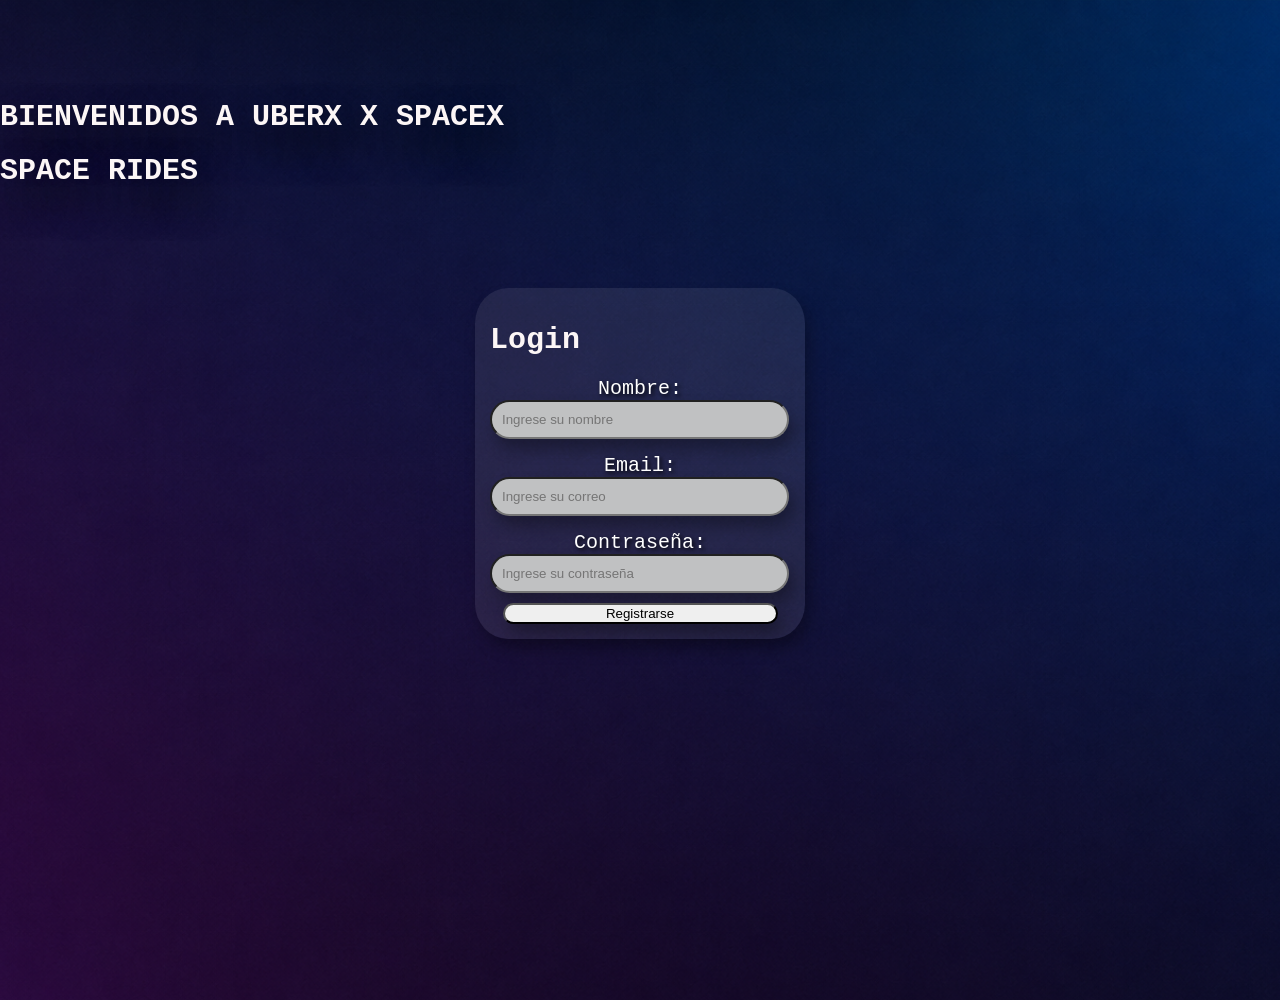
<file: htmls/index.html>
<!DOCTYPE html>
<html lang="es">
<head>
    <meta charset="UTF-8">
    <meta name="viewport" content="width=device-width, initial-scale=1.0">
    <title>UberX SpaceX Space Rides</title>
     <link rel="stylesheet" href="/csss/app.css">
    <link rel="icon" href="img/logotipo.png">
</head>
<body class="fondops2">
    <div class="loader">
        <img src="../img/loading.jpeg" alt="Pantalla de carga">
    </div>
    <div class="bienvenido">
        <h1>BIENVENIDOS A UBERX X SPACEX</h1>
        <h1>SPACE RIDES</h1>
    </div>
    <div class="Inicio">
        <h1>Login</h1>
        <label for="nombre">Nombre:</label>
        <input class="nombre" type="text" placeholder="Ingrese su nombre">
        <label for="email">Email:</label>
        <input class="correo" type="email" placeholder="Ingrese su correo">
        <label for="contraseña">Contraseña:</label>
        <input class="contraseña" type="text" placeholder="Ingrese su contraseña">
        <a href="/htmls/home.html"><button class="boton">Registrarse</button></a>
    </div>
</body>
</html>
</file>
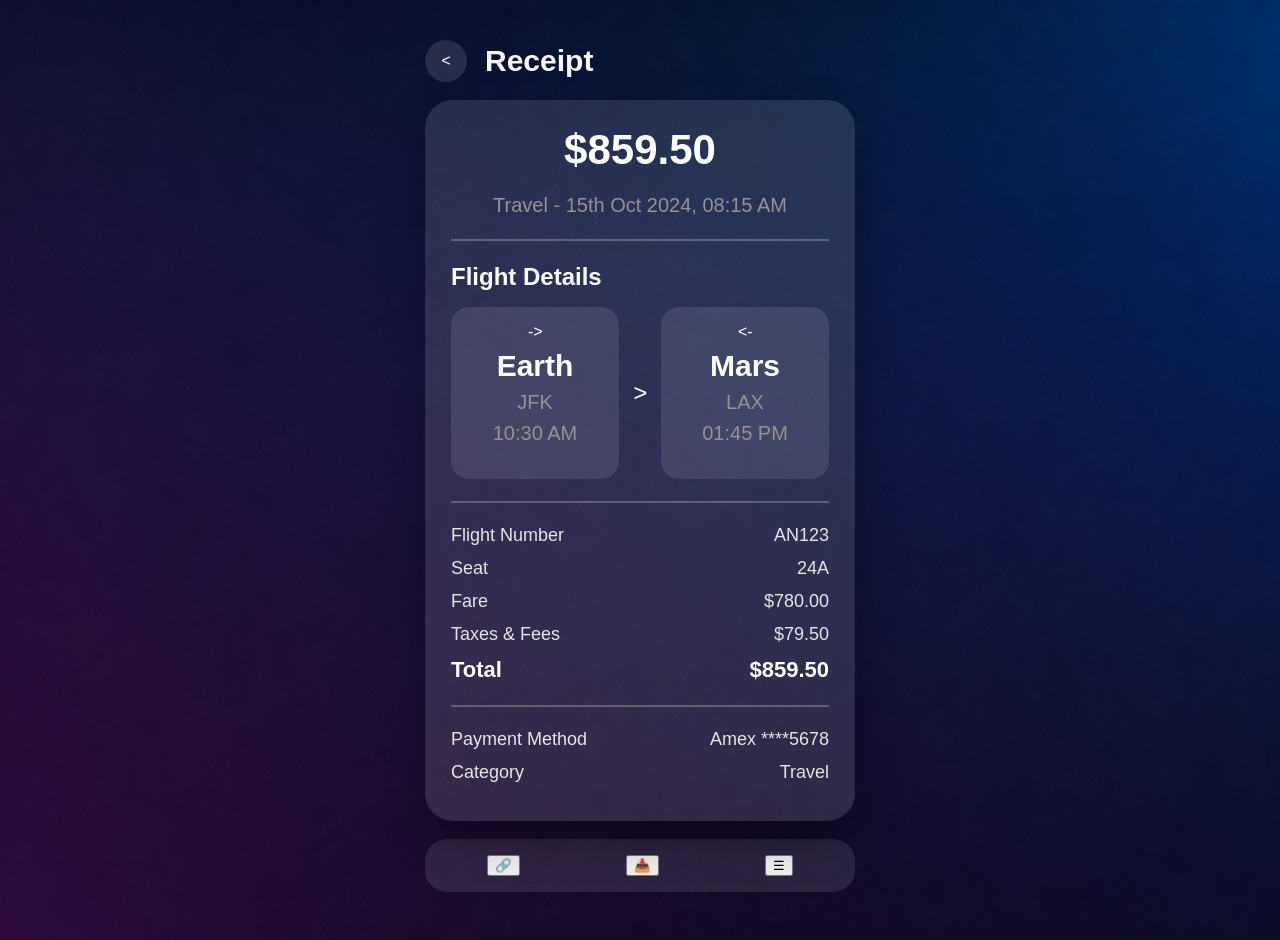
<file: htmls/receipt.html>
<!DOCTYPE html>
<html lang="es">
<head>
    <meta charset="UTF-8">
    <meta name="viewport" content="width=device-width, initial-scale=1.0">
    <title>UberX SpaceX Space Rides</title>
    <link rel="stylesheet" href="/csss/app.css">
    <link rel="icon" href="img/logotipo.png">
</head>

<body class="fondops2">

    <!-- Pantalla de carga -->
    <div class="loader">
        <img src="../img/loading.jpeg" alt="Pantalla de carga">
    </div>

    <div class="contenido">

        <div class="receipt">

            <!-- Encabezado -->
            <div class="receipt-header">

                <a href="payment-methods.html" class="receipt-back">
                    <i class="fa-solid fa-arrow-left"></i>
                </a>

                <h1 class="receipt-title">Receipt</h1>

            </div>

            <!-- Tarjeta -->
            <div class="receipt-card">

                <h2 class="receipt-price">$859.50</h2>

                <p class="receipt-date">
                    Travel - 15th Oct 2024, 08:15 AM
                </p>

                <hr>

                <h3 class="receipt-subtitle">Flight Details</h3>

                <div class="receipt-flight">

                    <div class="flight-box">

                        <i class="fa-solid fa-plane-departure"></i>

                        <h4>Earth</h4>

                        <p>JFK</p>

                        <p>10:30 AM</p>

                    </div>

                    <div class="flight-center">

                        <i class="fa-solid fa-arrow-right"></i>

                    </div>

                    <div class="flight-box">

                        <i class="fa-solid fa-plane-arrival"></i>

                        <h4>Mars</h4>

                        <p>LAX</p>

                        <p>01:45 PM</p>

                    </div>

                </div>

                <hr>

                <div class="receipt-row">
                    <span>Flight Number</span>
                    <span>AN123</span>
                </div>

                <div class="receipt-row">
                    <span>Seat</span>
                    <span>24A</span>
                </div>

                <div class="receipt-row">
                    <span>Fare</span>
                    <span>$780.00</span>
                </div>

                <div class="receipt-row">
                    <span>Taxes & Fees</span>
                    <span>$79.50</span>
                </div>

                <div class="receipt-row total">
                    <span>Total</span>
                    <span>$859.50</span>
                </div>

                <hr>

                <div class="receipt-row">
                    <span>Payment Method</span>
                    <span>Amex ****5678</span>
                </div>

                <div class="receipt-row">
                    <span>Category</span>
                    <span>Travel</span>
                </div>

            </div>

            <!-- Footer -->

            <div class="receipt-footer">

                <div class="receipt-item">

                    <i class="fa-solid fa-share-nodes"></i>

                    <a href="../img/factura.pdf" target="_blank"><button>🔗</button></a>

                </div>

                <div class="receipt-item">

                    <i class="fa-solid fa-download"></i>

                    <a href="../img/" download>
                        <button>📥</button>
                    </a>

                </div>

                <div class="receipt-item">

                    <i class="fa-solid fa-tag"></i>

                    <a href="travel.html">
                        <button>☰</button>
                    </a>

                </div>

            </div>

        </div>

    </div>

</body>

</html>
</file>
<file: csss/app.css>
@media screen and (min-width: 1024px) {
    .fondo {
        background: rgb(0, 22, 33);
        background-size: cover;
        background-repeat: no-repeat;
    }

    .fondoestrellas {
        background-image: url('../img/fondoestrellas.jpeg');
        background-size: cover;
        background-repeat: no-repeat;
    }

    .fondops2 {
        background-image: url('../img/fondops2.png');
        background-size: cover;
        background-repeat: no-repeat;
    }

}

.Inicio {
    color: white;
    text-align: center;
}

.planeta-item {
    display: flex;
    align-items: center;
    /* Alinea los elementos verticalmente al centro */
    gap: 25px;
    list-style: none;
}

h1 {
    color: rgb(252, 246, 246);
    text-align: start;
    font-size: 30px;
    justify-content: flex-start;
    align-items: center;

}

h2 {
    font-size: 30px;
    color: white;
}

h3 {
    font-size: 35px;
    color: white;
}

p {
    color: rgb(151, 146, 146);
    text-align: start;
    font-size: 20px;
    justify-content: flex-start;
    align-items: center;
}

.header {
    display: flex;
    align-items: center;
    gap: 10px;
}

.avatar {
    width: 100px;
    height: 100px;
    border-radius: 50%;
    object-fit: cover;
}

.nombreavatar {
    font-size: 40px;
    color: white
}

.card {
    width: 850px;
    height: 300px;

    background: rgba(255, 255, 255, 0.08);
    border-radius: 20px;

    display: flex;
    justify-content: space-between;
    align-items: center;

    padding: 15px;
    margin: 20px auto;
}

.card-text h3 {
    color: white;
    margin-bottom: 10px;
}

.card-text p {
    color: #cfcfcf;
}

.astronautaa {
    width: 450px;
    height: 400px;
}

.viajar-contenedor {
    display: flex;
    justify-content: center;
    /* centra horizontalmente */
    align-items: center;
    /* centra verticalmente */
    gap: 100px;
    background: transparent;
    padding: 15px;
    margin: auto;
    border-radius: 20px;
    width: 500px;
}

.viajar-boton,
.boton-desplegable {
    display: inline-flex;
    align-items: center;
    justify-content: center;
    gap: 18px;
    min-width: 95px;
    min-height: 46px;
    padding: 0 18px;
    color: white;
    text-decoration: none;
    font-family: Arial, Helvetica, sans-serif;
    font-size: 16px;
    border: 1px solid rgba(255, 255, 255, 0.12);
    border-radius: 13px;
    background: rgba(24, 24, 26, 0.82);
    box-shadow: inset 0 1px 0 rgba(255, 255, 255, 0.12), 0 10px 20px rgba(0, 0, 0, 0.35);
    backdrop-filter: blur(8px);
    cursor: pointer;
    transition: transform 0.2s, background 0.2s, box-shadow 0.2s;
}

.viajar-boton span {
    font-size: 24px;
    line-height: 1;
}

.viajar-boton:hover,
.boton-desplegable:hover {
    background: rgba(42, 42, 45, 0.9);
    transform: translateY(-2px);
    box-shadow: inset 0 1px 0 rgba(255, 255, 255, 0.16), 0 14px 24px rgba(0, 0, 0, 0.42);
}

.viajar {
    width: 200px;
    height: 200px;
    transition: 0.3s;
    border-radius: 10%;

}

.viajar:hover {
    transform: scale(1.05);
}

.cardwhere {
    width: 300px;
    height: 50px;

    background: rgba(255, 255, 255, 0.1);
    border-radius: 20px;

    display: flex;
    justify-content: space-between;
    align-items: center;

    padding: 15px;
    margin: 20px auto;
}

/* Contenedor principal */
.desplegable-contenedor {
    position: relative;
    display: inline-block;
}

/* El botón que activa el menú */
.boton-desplegable {
    border: none;
}

/* El contenido del menú (oculto por defecto) */
.contenido-desplegable {
    display: none;
    position: absolute;
    background-color: rgba(255, 255, 255, 0.5);
    min-width: 160px;
    box-shadow: 0px 8px 16px 0px rgba(0, 0, 0, 0.2);
    z-index: 1;
    /* Asegura que el menú quede por encima de otros elementos */
    border-radius: 4px;
}

/* Enlaces dentro del menú desplegable */
.contenido-desplegable a {
    color: black;
    padding: 12px 16px;
    text-decoration: none;
    display: block;
}

/* Cambiar el color de fondo al pasar el ratón */
.contenido-desplegable a:hover {
    background-color: #f1f1f1;
}

/* Mostrar el menú desplegable al pasar el ratón por el contenedor */
.desplegable-contenedor:hover .contenido-desplegable {
    display: block;
}

h4 {
    font-size: 30px;
    color: rgb(255, 255, 255);
}

.Inicio {

    background: rgba(255, 255, 255, 0.08);
    width: 300px;
    height: auto;
    border-radius: 10%;
    text-align: center;
    gap: 15px;
    align-items: center;
    justify-content: space-between;
    display: block;
    padding: 15px;
    margin: 100px auto;
    box-shadow: 5px 10px 15px rgba(0, 0, 0, 0.3);
    font-family: 'Courier New', Courier, monospace;
}

label {
    display: block;
    margin-top: 15px;
    color: rgb(255, 255, 255);
    text-shadow: 2px 2px 4px #000000;
    font-size: 20px;
    font-family: 'Courier New', Courier, monospace;
}

input {
    display: block;
    margin-bottom: 10px;
    padding: 10px;
    width: 275px;
    background: rgb(192, 193, 194);
    border-radius: 20px;
    box-shadow: 5px 10px 15px rgba(0, 0, 0, 0.3);
}

.boton {
    border-radius: 20px;
    width: 275px;
    background: rgb(192, 193, 194, );
    font-family: Arial, Helvetica, sans-serif;
    box-shadow: 5px 10px 15px rgba(0, 0, 0, 0.3);
}

.bienvenido {
    font-size: 30px;
    color: rgb(255, 255, 255);
    text-align: center;
    margin-top: 100px;
    text-shadow: 10px 20px 40px #000000;
    font-family: 'Courier New', Courier, monospace;
}



/* Pantalla de carga */
.loader {
    position: fixed;
    inset: 0;
    z-index: 9999;

    animation: desaparecer 3s forwards;
}

.loader img {
    width: 100%;
    height: 100%;
    object-fit: cover;
}

/* Contenido oculto al inicio */
.contenido {
    opacity: 0;
    animation: aparecer 0s forwards;
    animation-delay: 1s;
}

/* Animaciones */
@keyframes desaparecer {
    0% {
        opacity: 1;
    }

    20% {
        opacity: .9;
    }

    40% {
        opacity: .7;
    }

    60% {
        opacity: .5;
    }

    80% {
        opacity: .2;
    }

    100% {
        opacity: 0;
        visibility: hidden;
    }
}

@keyframes aparecer {
    100% {
        opacity: 1;
    }
}

/* pantalla flotante en home */

.flotante {
    position: fixed;
    color: white;
    width: auto;
    bottom: 0%;
    left: 44%;
    display: flex;
    background-color: rgba(255, 255, 255, 0.1);
    color: #fff;
    padding: 15px;
    border-radius: 8px;
    box-shadow: 0 4px 6px rgba(0, 0, 0, 0.3);
    z-index: 1000;
    /* Asegura que esté por encima de otros elementos */
}

hr {
    border: none;
    height: 2px;
    background-color: #c2c2c259;
    width: 85%;
    margin-top: 40px;
    margin-bottom: 30px;
    margin-left: 200px;
}

input[type="date"] {
    padding: 10px;
    border: 2px solid #ccc;
    border-radius: 5px;
    font-family: Arial, sans-serif;
    color: #333;
}

.regresar {
    width: 50px;
    height: 50px;
    padding: 20px;

}

.atras {
    font-size: 50px;
    background: rgba(95, 93, 93, 0.5);
    width: 60px;
    height: auto;
    text-align: center;
    position: fixed;
    top: 0%;
    color: white;
    margin: 20px;
    border-radius: 50%;
}

.planetas {
    display: flex;
    justify-content: center;
    gap: 15px;
    padding-top: 20px;
}

.planetas button {
    padding: 10px 20px;
    border: none;
    border-radius: 20px;
}

.planeta-activo {
    background: #7c5cff;
    color: white;
}

.mapa {
    position: relative;
    margin-top: 40px;
}

.viajerr {
    display: flex;
    justify-content: center;
    align-items: center;
    min-height: 72vh;
    padding: 30px 20px 130px;
}

/*tierra y marte*/
.travel-map {
    position: relative;
    width: min(760px, 100%);
    aspect-ratio: 760 / 500;
}

.orbit-line {
    position: absolute;
    inset: 0;
    width: 100%;
    height: 100%;
    overflow: visible;
    pointer-events: none;
}

.orbit-line path {
    fill: none;
    stroke: rgba(235, 240, 255, 0.88);
    stroke-width: 5;
    stroke-linecap: round;
    stroke-dasharray: 14 18;
    filter: drop-shadow(0 0 8px rgba(60, 135, 255, 0.9));
    animation: rutaEspacial 2.2s linear infinite;
}

.planet-stop {
    position: absolute;
    display: block;
    color: white;
    text-decoration: none;
    cursor: pointer;
    transform-origin: center;
    transition: transform 0.35s ease;
}

.earth-stop {
    left: 6%;
    bottom: 4%;
    width: 230px;
}

.mars-stop {
    right: 6%;
    top: 0;
    width: 205px;
}

.planet-img {
    width: 100%;
    display: block;
    filter: drop-shadow(0 0 18px rgba(255, 255, 255, 0.24));
    animation: girarPlaneta 18s linear infinite;
    transition: transform 0.35s ease, filter 0.35s ease;
}

.mars-img {
    animation-duration: 15s;
}

.planet-label {
    position: absolute;
    min-width: 200px;
    padding: 20px 28px;
    display: flex;
    justify-content: space-between;
    align-items: center;
    color: white;
    font-size: 36px;
    font-weight: 700;
    letter-spacing: 0;
    background: rgba(15, 21, 32, 0.9);
    border: 1px solid rgba(130, 160, 220, 0.35);
    border-radius: 28px;
    box-shadow: inset 0 1px 0 rgba(255, 255, 255, 0.12), 0 20px 34px rgba(0, 0, 0, 0.45);
    backdrop-filter: blur(10px);
    transition: transform 0.3s ease, background 0.3s ease, box-shadow 0.3s ease, color 0.3s ease;
}

.earth-label {
    left: 58%;
    bottom: 3%;
}

.mars-label {
    right: -52%;
    bottom: 1%;
}

.planet-label b {
    font-size: 42px;
    line-height: 1;
}

.planet-stop:hover .planet-img {
    filter: drop-shadow(0 0 28px rgba(255, 255, 255, 0.48));
}

.planet-stop:hover {
    transform: scale(1.05);
}

.planet-stop:hover .planet-label {
    color: rgb(220, 238, 255);
    background: rgba(26, 35, 52, 0.96);
    box-shadow: inset 0 1px 0 rgba(255, 255, 255, 0.18), 0 24px 42px rgba(0, 0, 0, 0.55), 0 0 24px rgba(91, 151, 255, 0.28);
    transform: translateY(-6px);
}

@keyframes girarPlaneta {
    100% {
        transform: rotate(360deg);
    }
}

@keyframes rutaEspacial {
    100% {
        stroke-dashoffset: -64;
    }
}

@media screen and (max-width: 700px) {
    .travel-map {
        width: min(420px, 100%);
        aspect-ratio: 420 / 560;
    }

    .orbit-line {
        transform: rotate(12deg) scale(0.82);
        transform-origin: center;
    }

    .earth-stop {
        width: 165px;
        left: 0;
        bottom: 12%;
    }

    .mars-stop {
        width: 145px;
        right: 2%;
        top: 7%;
    }

    .planet-label {
        min-width: 140px;
        padding: 15px 20px;
        font-size: 25px;
        border-radius: 22px;
    }

    .planet-label b {
        font-size: 30px;
    }

    .earth-label {
        left: 45%;
        bottom: -1%;
    }

    .mars-label {
        right: -42%;
        bottom: -2%;
    }
}

/*menu de viajes */
.menu {
    position: fixed;
    bottom: 0;
    left: 50%;
    transform: translateX(-50%);

    width: 500px;

    background: rgba(255, 255, 255, 0.05);
    backdrop-filter: blur(10px);
    border: solid rgb(104, 27, 148);
    border-radius: 20px 20px 0 0;

    display: flex;
    flex-direction: column;
    align-items: center;
}

.btmenu {
    display: block;
    text-align: center;
    background: rgba(255, 255, 255, 0.1);
    color: white;
    padding: 10px;
    cursor: pointer;
    border-radius: 20px 20px 0 0;
}


.menu1,
.menu2 {
    display: none;
    background: rgba(255, 255, 255, 0.05);
    border: solid rgb(104, 27, 148);
    border-radius: 20px 20px 0 0;
}

#lista:checked~.menu .contentmenu .menu1 {
    display: block;
}

#detalle:checked~.menu .contentmenu .menu2 {
    display: block;
}

#abrirMenu:checked~.menu .contentmenu {
    height: auto;
}

.contentmenu {
    height: 0;
    overflow: hidden;
    transition: height .4s ease;
}

.item:hover {
    background: rgba(255, 255, 255, 0.1);
    color: white;
    margin: 10px 0;
    border-radius: 15px;
    cursor: pointer;
}

.pagar {
    font-size: 30px;
}

.pagar:hover {
    background: rgba(255, 255, 255, 0.1);
    color: white;
    margin: 10px 0;
    border-radius: 15px;
    cursor: pointer;
    font-size: 30px;
}

.wallet {
    font-size: 30px;
}

.wallet:hover {
    background: rgba(255, 255, 255, 0.1);
    color: white;
    margin: 10px 0;
    border-radius: 15px;
    cursor: pointer;
    font-size: 30px;

}

.volver {
    display: inline-block;
    margin-top: 20px;
    padding: 10px 20px;
    background: rgba(255, 255, 255, 0.5);
    color: white;
    border-radius: 10px;
    cursor: pointer;
}
/*pagina payment */
.pago{
    width: 100%;
    min-height: 100vh;
    display: flex;
    justify-content: center;
    align-items: center;
    padding: 20px;
    box-sizing: border-box;
}
.payment-card{
    width: min(400px, 100%);
    height: auto;
    background: rgba(255, 255, 255, 0.1);
    border-radius: 50px ;
    padding: 30px;
    box-sizing: border-box;
    display: block;

    }
.logos{
    width: 50px;

}
.textopago{
    position: relative;
    bottom: 56px;
    left: 60px;
}
.borrarpago{
    position: relative;
    bottom:100px;
    left: 270px
}
.expirapago{
    position: relative;
    bottom: 80px;
    left: 60px;
}
.default{
    position:relative;
    bottom: 145px;
    left: 190px;
    color: rgb(68, 32, 4);
    text-align: center;
    width: 70px;
    background: rgb(223, 194, 7);
    border-radius: 20px;
}
.items:hover {
    background: rgba(255, 255, 255, 0.3);
    color: white;
    margin: 10px 0;
    border-radius: 15px;
    cursor: pointer;
    height: 110px;
}
.items{
    background: rgba(255, 255, 255, 0.1);
    color: white;
    margin: 10px 0;
    border-radius: 15px;
    cursor: pointer;
    height: 110px;
}
.buscador{
    background: rgba(255, 255, 255, 0.1);
    display: block;
    justify-content: center;
    align-items: center;
}

/* pagina receipt */
.receipt {
    width: min(430px, calc(100% - 32px));
    margin: 40px auto;
    color: white;
    font-family: Arial, Helvetica, sans-serif;
}

.receipt-header {
    display: flex;
    align-items: center;
    gap: 18px;
    margin-bottom: 18px;
}

.receipt-back {
    width: 42px;
    height: 42px;
    display: inline-flex;
    justify-content: center;
    align-items: center;
    color: white;
    text-decoration: none;
    background: rgba(255, 255, 255, 0.12);
    border-radius: 50%;
}

.receipt-title,
.receipt-subtitle,
.receipt-price {
    margin: 0;
}

.receipt-title {
    font-size: 30px;
}

.receipt-card {
    padding: 26px;
    background: rgba(255, 255, 255, 0.12);
    border-radius: 28px;
    box-shadow: 0 18px 40px rgba(0, 0, 0, 0.35);
    backdrop-filter: blur(8px);
}

.receipt-price {
    text-align: center;
    font-size: 42px;
}

.receipt-date,
.receipt-item p {
    text-align: center;
}

.receipt-card hr {
    width: 100%;
    margin: 22px 0;
}

.receipt-subtitle {
    color: white;
    font-size: 24px;
    margin-bottom: 16px;
}

.receipt-flight {
    display: flex;
    justify-content: space-between;
    align-items: center;
    gap: 14px;
}

.flight-box {
    flex: 1;
    min-height: 140px;
    padding: 16px 12px;
    text-align: center;
    background: rgba(255, 255, 255, 0.1);
    border-radius: 18px;
}

.flight-box h4,
.flight-box p {
    text-align: center;
    margin: 8px 0;
}

.flight-center {
    color: white;
    font-size: 24px;
}

.receipt-row {
    display: flex;
    justify-content: space-between;
    gap: 14px;
    color: rgb(230, 230, 230);
    font-size: 18px;
    margin: 12px 0;
}

.receipt-row.total {
    color: white;
    font-size: 22px;
    font-weight: 700;
}

.receipt-footer {
    display: flex;
    justify-content: space-around;
    gap: 14px;
    margin-top: 18px;
    padding: 16px;
    background: rgba(255, 255, 255, 0.1);
    border-radius: 22px;
}

.receipt-item {
    color: white;
    text-align: center;
}

.fa-arrow-left::before {
    content: "<";
}

.fa-plane-departure::before {
    content: "->";
}

.fa-arrow-right::before {
    content: ">";
}

.fa-plane-arrival::before {
    content: "<-";
}


.fa-download::before {
    content: "";
}


/*recibo+*/

/* responsive */
html,
body {
    min-height: 100%;
    margin: 0;
}

.fondo,
.fondoestrellas,
.fondops2 {
    min-height: 100vh;
    background-position: center;
    background-color: rgb(0, 22, 33);
}

@media screen and (max-width: 1023px) {
    .fondo {
        background: rgb(0, 22, 33);
        background-size: cover;
        background-repeat: no-repeat;
    }

    .fondoestrellas {
        background-image: url('../img/fondoestrellas.jpeg');
        background-size: cover;
        background-repeat: no-repeat;
    }

    .fondops2 {
        background-image: url('../img/fondops2.png');
        background-size: cover;
        background-repeat: no-repeat;
    }

    .card {
        width: min(850px, calc(100% - 32px));
        box-sizing: border-box;
    }

    .astronautaa {
        width: min(450px, 48%);
        height: auto;
    }

    .viajar-contenedor {
        width: min(500px, calc(100% - 32px));
        gap: clamp(18px, 7vw, 80px);
        box-sizing: border-box;
    }

    .viajar {
        width: clamp(110px, 24vw, 200px);
        height: clamp(110px, 24vw, 200px);
    }

    .flotante {
        left: 50%;
        transform: translateX(-50%);
    }

    hr {
        width: calc(100% - 40px);
        margin-left: auto;
        margin-right: auto;
    }

    .menu {
        width: min(500px, calc(100% - 24px));
        box-sizing: border-box;
    }

    .naves {
        max-width: 100%;
        height: auto;
    }
}

@media screen and (max-width: 700px) {
    h1 {
        font-size: clamp(24px, 8vw, 30px);
    }

    h2 {
        font-size: clamp(24px, 8vw, 30px);
    }

    h3 {
        font-size: clamp(24px, 8vw, 35px);
    }

    h4 {
        font-size: clamp(24px, 8vw, 30px);
    }

    p {
        font-size: clamp(16px, 5vw, 20px);
    }

    .bienvenido {
        margin-top: 60px;
        padding: 0 16px;
    }

    .Inicio {
        width: calc(100% - 48px);
        max-width: 300px;
        margin: 60px auto;
        box-sizing: border-box;
    }

    input,
    .boton {
        width: 100%;
        max-width: 275px;
        box-sizing: border-box;
        margin-left: auto;
        margin-right: auto;
    }

    .header {
        padding: 10px 12px 0;
        box-sizing: border-box;
    }

    .avatar {
        width: clamp(70px, 22vw, 100px);
        height: clamp(70px, 22vw, 100px);
    }

    .nombreavatar {
        font-size: clamp(26px, 9vw, 40px);
    }

    .card {
        min-height: 300px;
        height: auto;
        padding: 15px;
        overflow: hidden;
    }

    .card-text {
        max-width: 58%;
    }

    .astronautaa {
        width: 46%;
        min-width: 145px;
    }

    .viajar-contenedor {
        gap: clamp(8px, 3vw, 18px);
        padding: 10px;
    }

    .viajar {
        width: clamp(88px, 28vw, 120px);
        height: clamp(88px, 28vw, 120px);
    }

    .cardwhere {
        width: calc(100% - 48px);
        max-width: 300px;
        box-sizing: border-box;
    }

    .contenido-desplegable {
        right: 0;
    }

    .planeta-item {
        gap: 16px;
        padding-right: 16px;
    }

    .planeta-item img {
        max-width: 32vw;
        height: auto;
    }

    .atras {
        font-size: 40px;
        width: 50px;
        margin: 12px;
    }

    .regresar {
        width: 42px;
        height: 42px;
        padding: 14px;
    }

    .payment-card {
        padding: 24px 18px;
        border-radius: 36px;
    }

    .textopago {
        left: 58px;
        font-size: clamp(20px, 6vw, 30px);
    }

    .borrarpago {
        left: calc(100% - 72px);
    }

    .default {
        left: calc(100% - 115px);
    }

    .receipt-card {
        padding: 20px;
    }

    .receipt-flight {
        gap: 8px;
    }

    .flight-box {
        padding: 14px 8px;
    }

    .receipt-row {
        font-size: 16px;
    }
}

@media screen and (max-width: 380px) {
    .card-text {
        max-width: 62%;
    }

    .astronautaa {
        min-width: 120px;
    }

    .planet-label {
        min-width: 118px;
        padding: 12px 14px;
        font-size: 22px;
    }

    .planet-label b {
        font-size: 26px;
    }

    .earth-label {
        left: 36%;
    }

    .mars-label {
        right: -28%;
    }
}
</file>
